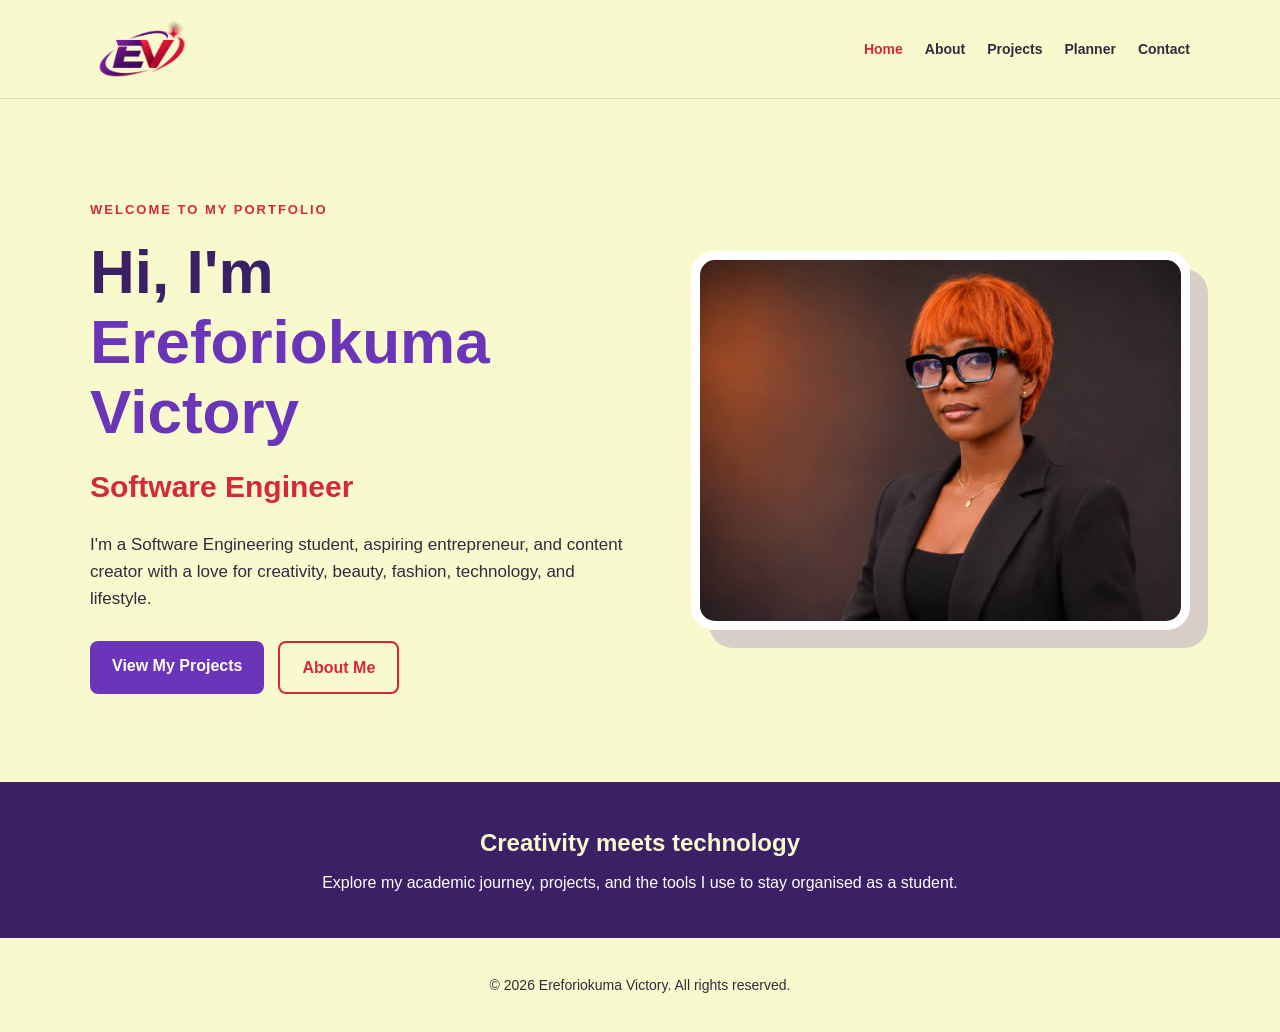
<file: CSC106-victory/index.html>
<!DOCTYPE html>
<html lang="en">
<head>
  <meta charset="UTF-8">
  <meta name="viewport" content="width=device-width, initial-scale=1.0">
  <meta name="description" content="Ereforiokuma Victory's student portfolio and academic management website.">
  <title>Ereforiokuma Victory | Student Portfolio</title>
  <link rel="stylesheet" href="css/style.css">
</head>
<body>
  <header class="site-header">
    <nav class="navigation container" aria-label="Main navigation">
      <a class="logo" href="index.html" aria-label="Ereforiokuma Victory — Home"><img src="assets/images/ev-logo.png" alt="EV logo" width="110" height="60"></a>
      <ul class="nav-links">
        <li><a class="active" aria-current="page" href="index.html">Home</a></li>
        <li><a href="about.html">About</a></li>
        <li><a href="projects.html">Projects</a></li>
        <li><a href="planner.html">Planner</a></li>
        <li><a href="contact.html">Contact</a></li>
      </ul>
    </nav>
  </header>

  <main>
    <section class="hero container" aria-labelledby="hero-title">
      <div class="hero-text">
        <p class="eyebrow">WELCOME TO MY PORTFOLIO</p>
        <h1 id="hero-title">Hi, I'm <span>Ereforiokuma Victory</span></h1>
        <h2>Software Engineer</h2>
        <p class="biography">I'm a Software Engineering student, aspiring entrepreneur, and content creator with a love for creativity, beauty, fashion, technology, and lifestyle.</p>
        <div class="hero-actions">
          <a class="button button-primary" href="projects.html">View My Projects</a>
          <a class="button button-outline" href="about.html">About Me</a>
        </div>
      </div>
      <div class="hero-photo">
        <img src="assets/images/profile.jpeg" alt="Portrait photograph of Ereforiokuma Victory" width="1080" height="809">
      </div>
    </section>

    <section class="intro-section" aria-labelledby="intro-title">
      <div class="container intro-content">
        <h2 id="intro-title">Creativity meets technology</h2>
        <p>Explore my academic journey, projects, and the tools I use to stay organised as a student.</p>
      </div>
    </section>
  </main>

  <footer class="site-footer">
    <div class="container"><p>&copy; 2026 Ereforiokuma Victory. All rights reserved.</p></div>
  </footer>
</body>
</html>
</file>
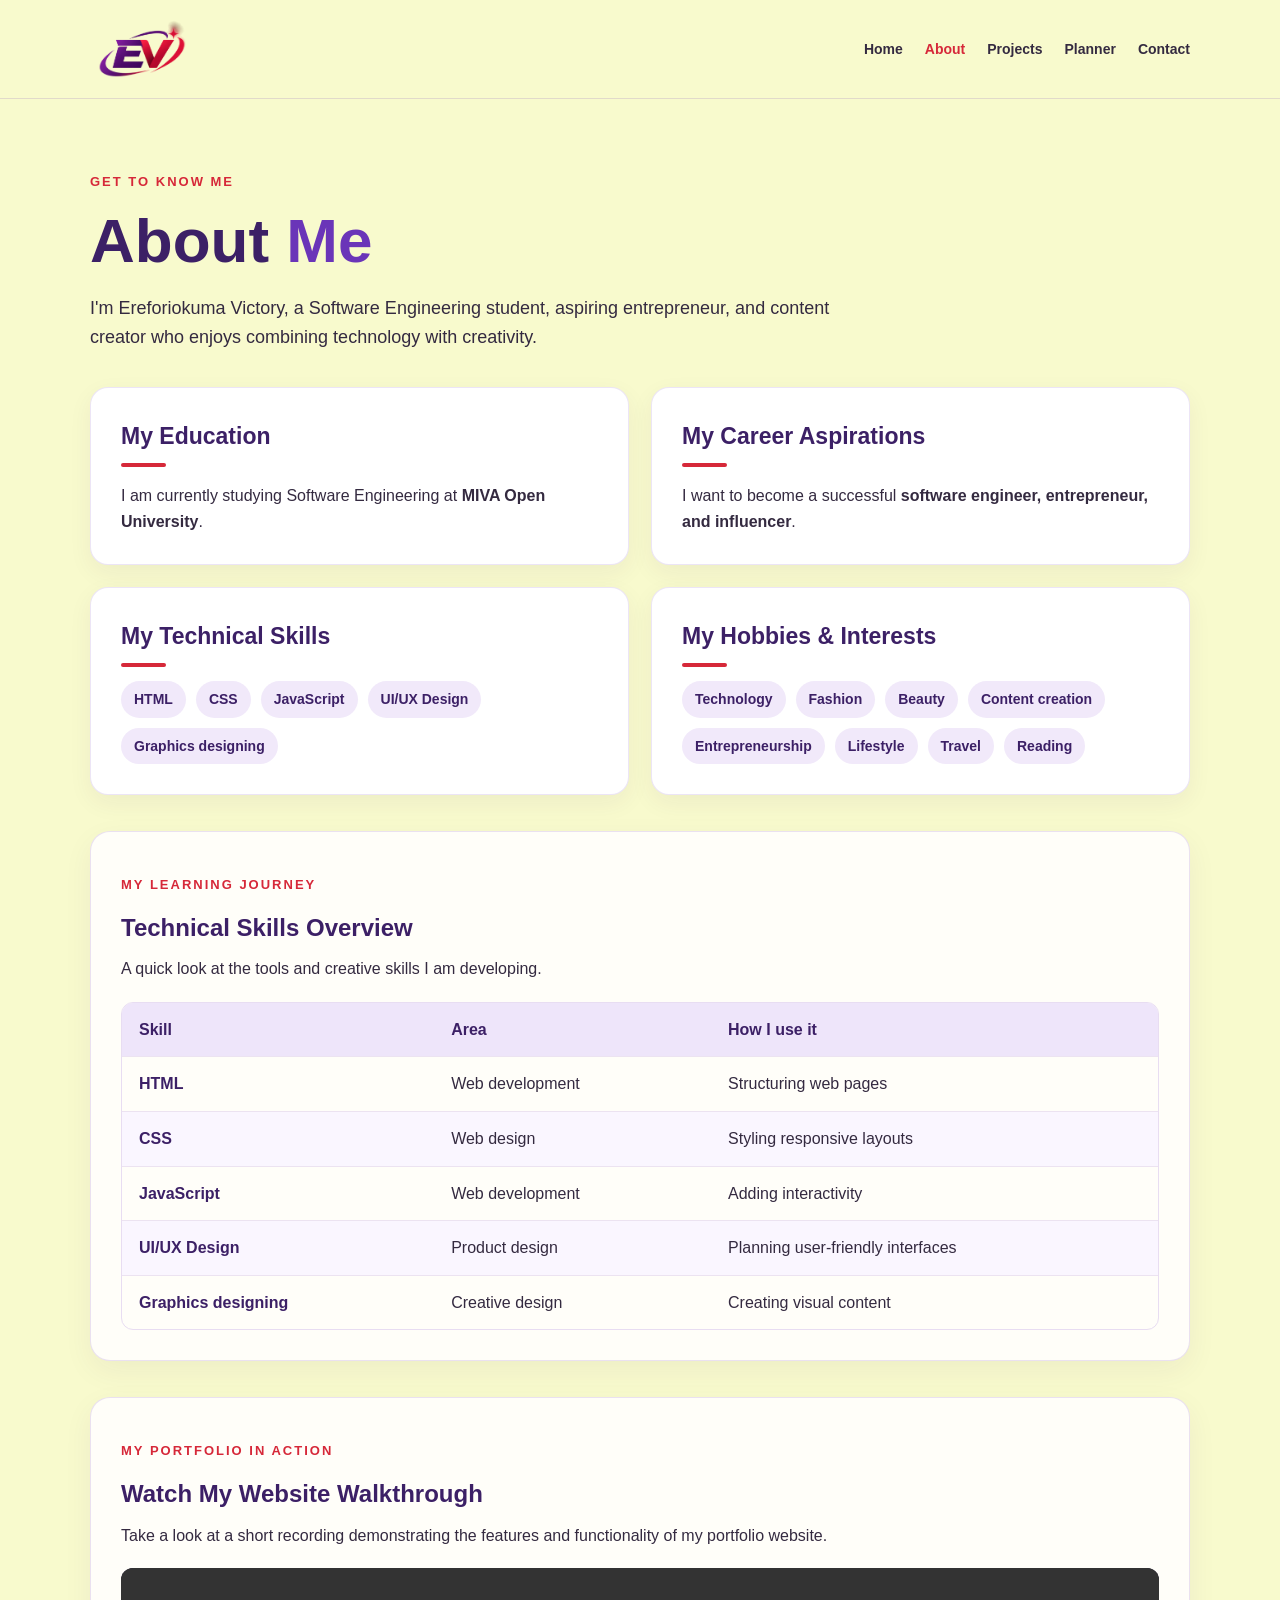
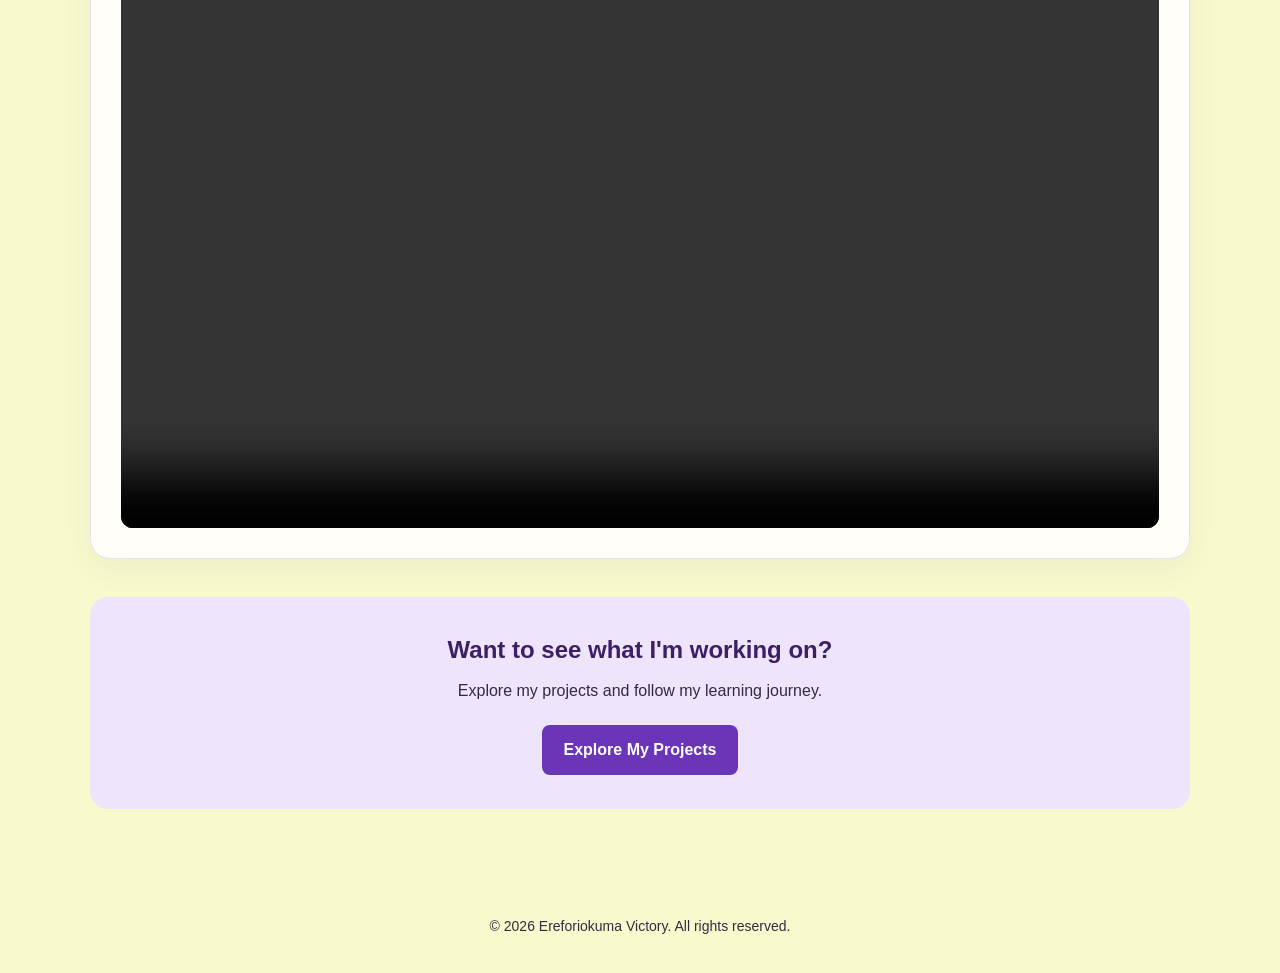
<file: CSC106-victory/about.html>
<!DOCTYPE html>
<html lang="en">
<head>
  <meta charset="UTF-8">
  <meta name="viewport" content="width=device-width, initial-scale=1.0">
  <meta name="description" content="Learn about Ereforiokuma Victory's education, career goals, skills and interests.">
  <title>About Me | Ereforiokuma Victory</title>
  <link rel="stylesheet" href="css/style.css">
</head>
<body>
  <header class="site-header">
    <nav class="navigation container" aria-label="Main navigation">
      <a class="logo" href="index.html" aria-label="Ereforiokuma Victory — Home"><img src="assets/images/ev-logo.png" alt="EV logo" width="110" height="60"></a>
      <ul class="nav-links">
        <li><a href="index.html">Home</a></li>
        <li><a class="active" aria-current="page" href="about.html">About</a></li>
        <li><a href="projects.html">Projects</a></li>
        <li><a href="planner.html">Planner</a></li>
        <li><a href="contact.html">Contact</a></li>
      </ul>
    </nav>
  </header>

  <main class="about-page container">
    <section class="about-heading" aria-labelledby="about-title">
      <p class="eyebrow">GET TO KNOW ME</p>
      <h1 id="about-title">About <span>Me</span></h1>
      <p>I'm Ereforiokuma Victory, a Software Engineering student, aspiring entrepreneur, and content creator who enjoys combining technology with creativity.</p>
    </section>

    <div class="about-grid">
      <section class="about-card" aria-labelledby="education-title">
        <h2 id="education-title">My Education</h2>
        <p>I am currently studying Software Engineering at <strong>MIVA Open University</strong>.</p>
      </section>

      <section class="about-card" aria-labelledby="career-title">
        <h2 id="career-title">My Career Aspirations</h2>
        <p>I want to become a successful <strong>software engineer, entrepreneur, and influencer</strong>.</p>
      </section>

      <section class="about-card" aria-labelledby="skills-title">
        <h2 id="skills-title">My Technical Skills</h2>
        <ul class="tag-list">
          <li>HTML</li>
          <li>CSS</li>
          <li>JavaScript</li>
          <li>UI/UX Design</li>
          <li>Graphics designing</li>
        </ul>
      </section>

      <section class="about-card" aria-labelledby="interests-title">
        <h2 id="interests-title">My Hobbies &amp; Interests</h2>
        <ul class="tag-list">
          <li>Technology</li>
          <li>Fashion</li>
          <li>Beauty</li>
          <li>Content creation</li>
          <li>Entrepreneurship</li>
          <li>Lifestyle</li>
          <li>Travel</li>
          <li>Reading</li>
        </ul>
      </section>
    </div>

    <section class="skills-overview" aria-labelledby="skills-overview-title">
      <p class="eyebrow">MY LEARNING JOURNEY</p>
      <h2 id="skills-overview-title">Technical Skills Overview</h2>
      <p>A quick look at the tools and creative skills I am developing.</p>
      <div class="skills-table-scroll">
        <table class="skills-table">
          <thead><tr><th scope="col">Skill</th><th scope="col">Area</th><th scope="col">How I use it</th></tr></thead>
          <tbody>
            <tr><th scope="row">HTML</th><td>Web development</td><td>Structuring web pages</td></tr>
            <tr><th scope="row">CSS</th><td>Web design</td><td>Styling responsive layouts</td></tr>
            <tr><th scope="row">JavaScript</th><td>Web development</td><td>Adding interactivity</td></tr>
            <tr><th scope="row">UI/UX Design</th><td>Product design</td><td>Planning user-friendly interfaces</td></tr>
            <tr><th scope="row">Graphics designing</th><td>Creative design</td><td>Creating visual content</td></tr>
          </tbody>
        </table>
      </div>
    </section>

    <section class="portfolio-video-section" aria-labelledby="portfolio-video-title">
      <p class="eyebrow">MY PORTFOLIO IN ACTION</p>
      <h2 id="portfolio-video-title">Watch My Website Walkthrough</h2>
      <p>Take a look at a short recording demonstrating the features and functionality of my portfolio website.</p>
      <video class="portfolio-video" controls preload="metadata" playsinline aria-label="Video walkthrough of my portfolio website">
        <source src="assets/videos/MyPortfolio.mp4" type="video/mp4">
        Your browser does not support HTML5 video.
      </video>
    </section>

    <section class="about-next" aria-labelledby="next-title">
      <h2 id="next-title">Want to see what I'm working on?</h2>
      <p>Explore my projects and follow my learning journey.</p>
      <a class="button button-primary" href="projects.html">Explore My Projects</a>
    </section>
  </main>

  <footer class="site-footer">
    <div class="container"><p>&copy; 2026 Ereforiokuma Victory. All rights reserved.</p></div>
  </footer>
</body>
</html>
</file>
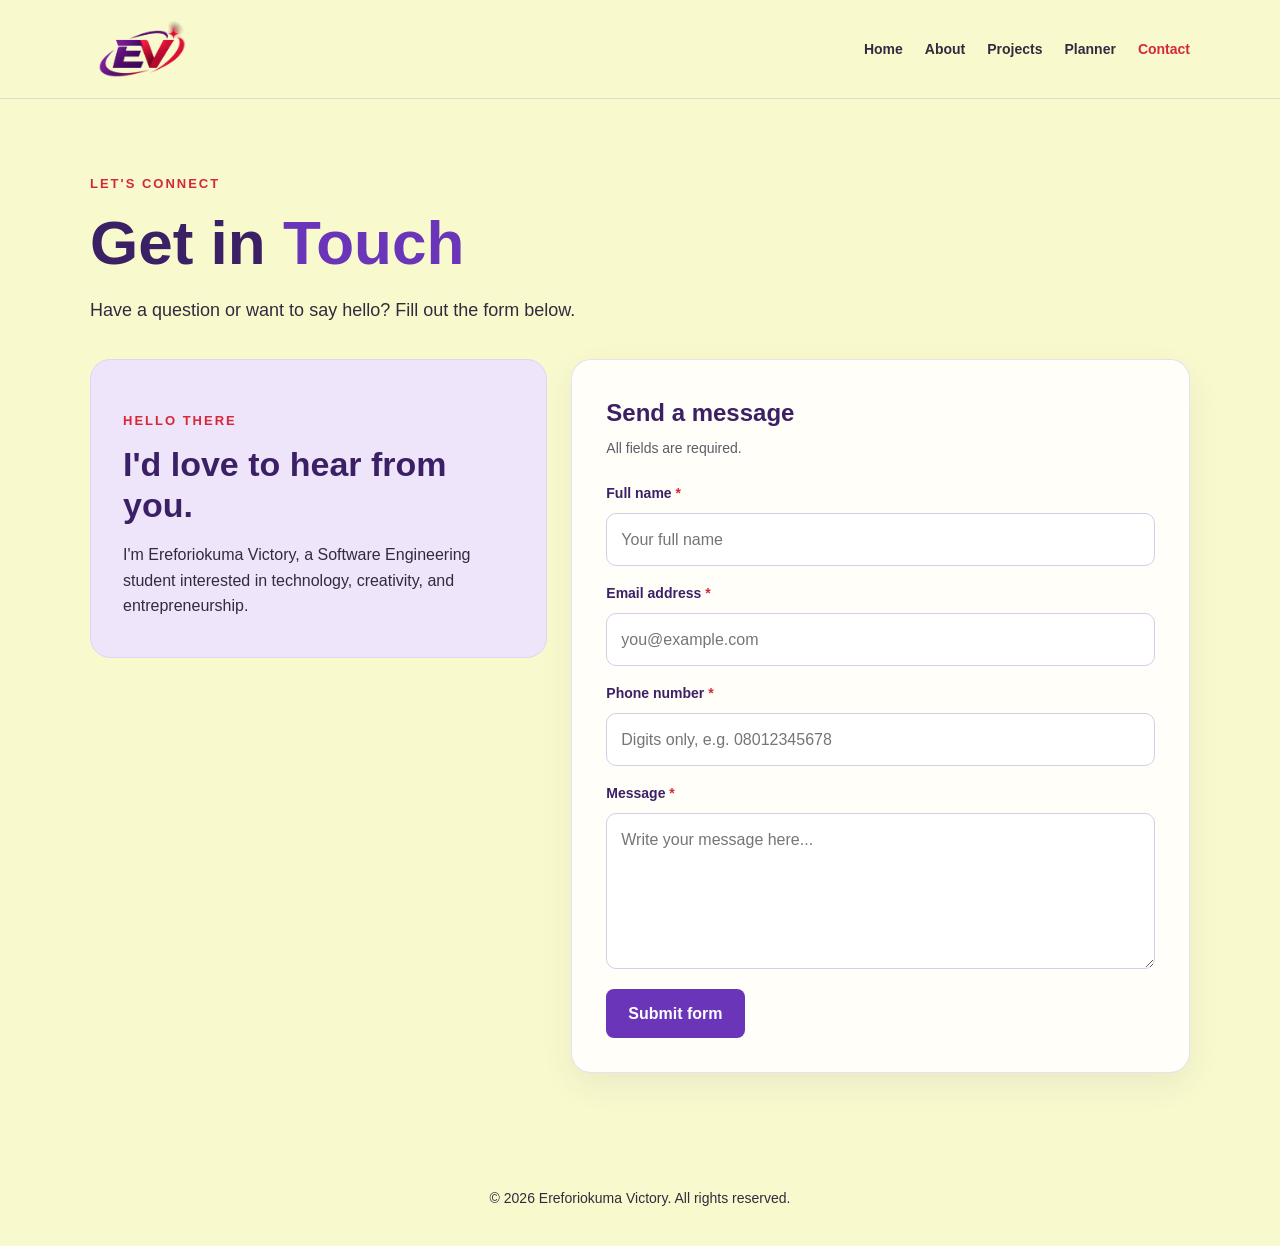
<file: CSC106-victory/contact.html>
<!DOCTYPE html>
<html lang="en">
<head>
  <meta charset="UTF-8">
  <meta name="viewport" content="width=device-width, initial-scale=1.0">
  <meta name="description" content="Contact Ereforiokuma Victory through a simple, validated contact form.">
  <title>Contact | Ereforiokuma Victory</title>
  <link rel="stylesheet" href="css/style.css">
  <script src="js/contact.js" defer></script>
</head>
<body>
  <header class="site-header">
    <nav class="navigation container" aria-label="Main navigation">
      <a class="logo" href="index.html" aria-label="Ereforiokuma Victory — Home"><img src="assets/images/ev-logo.png" alt="EV logo" width="110" height="60"></a>
      <ul class="nav-links">
        <li><a href="index.html">Home</a></li>
        <li><a href="about.html">About</a></li>
        <li><a href="projects.html">Projects</a></li>
        <li><a href="planner.html">Planner</a></li>
        <li><a class="active" aria-current="page" href="contact.html">Contact</a></li>
      </ul>
    </nav>
  </header>

  <main class="contact-page container">
    <section class="contact-heading" aria-labelledby="contact-title">
      <p class="eyebrow">LET'S CONNECT</p>
      <h1 id="contact-title">Get in <span>Touch</span></h1>
      <p>Have a question or want to say hello? Fill out the form below.</p>
    </section>

    <div class="contact-layout">
      <aside class="contact-aside" aria-label="About this contact page">
        <p class="eyebrow">HELLO THERE</p>
        <h2>I'd love to hear from you.</h2>
        <p>I'm Ereforiokuma Victory, a Software Engineering student interested in technology, creativity, and entrepreneurship.</p>
      </aside>

      <section class="contact-form-card" aria-labelledby="form-title">
        <h2 id="form-title">Send a message</h2>
        <p class="contact-form-intro">All fields are required.</p>
        <form id="contact-form" novalidate>
          <div class="contact-field">
            <label for="contact-name">Full name <span aria-hidden="true">*</span></label>
            <input type="text" id="contact-name" name="name" autocomplete="name" maxlength="100" placeholder="Your full name" aria-describedby="name-error" required>
            <p class="field-error" id="name-error" aria-live="polite"></p>
          </div>
          <div class="contact-field">
            <label for="contact-email">Email address <span aria-hidden="true">*</span></label>
            <input type="email" id="contact-email" name="email" autocomplete="email" maxlength="254" placeholder="you@example.com" aria-describedby="email-error" required>
            <p class="field-error" id="email-error" aria-live="polite"></p>
          </div>
          <div class="contact-field">
            <label for="contact-phone">Phone number <span aria-hidden="true">*</span></label>
            <input type="tel" id="contact-phone" name="phone" inputmode="numeric" autocomplete="tel" maxlength="20" placeholder="Digits only, e.g. 08012345678" aria-describedby="phone-error" required>
            <p class="field-error" id="phone-error" aria-live="polite"></p>
          </div>
          <div class="contact-field">
            <label for="contact-message">Message <span aria-hidden="true">*</span></label>
            <textarea id="contact-message" name="message" rows="5" maxlength="2000" placeholder="Write your message here..." aria-describedby="message-error" required></textarea>
            <p class="field-error" id="message-error" aria-live="polite"></p>
          </div>
          <button class="button button-primary contact-submit" type="submit">Submit form</button>
        </form>
      </section>
    </div>
  </main>

  <footer class="site-footer"><div class="container"><p>&copy; 2026 Ereforiokuma Victory. All rights reserved.</p></div></footer>
</body>
</html>
</file>
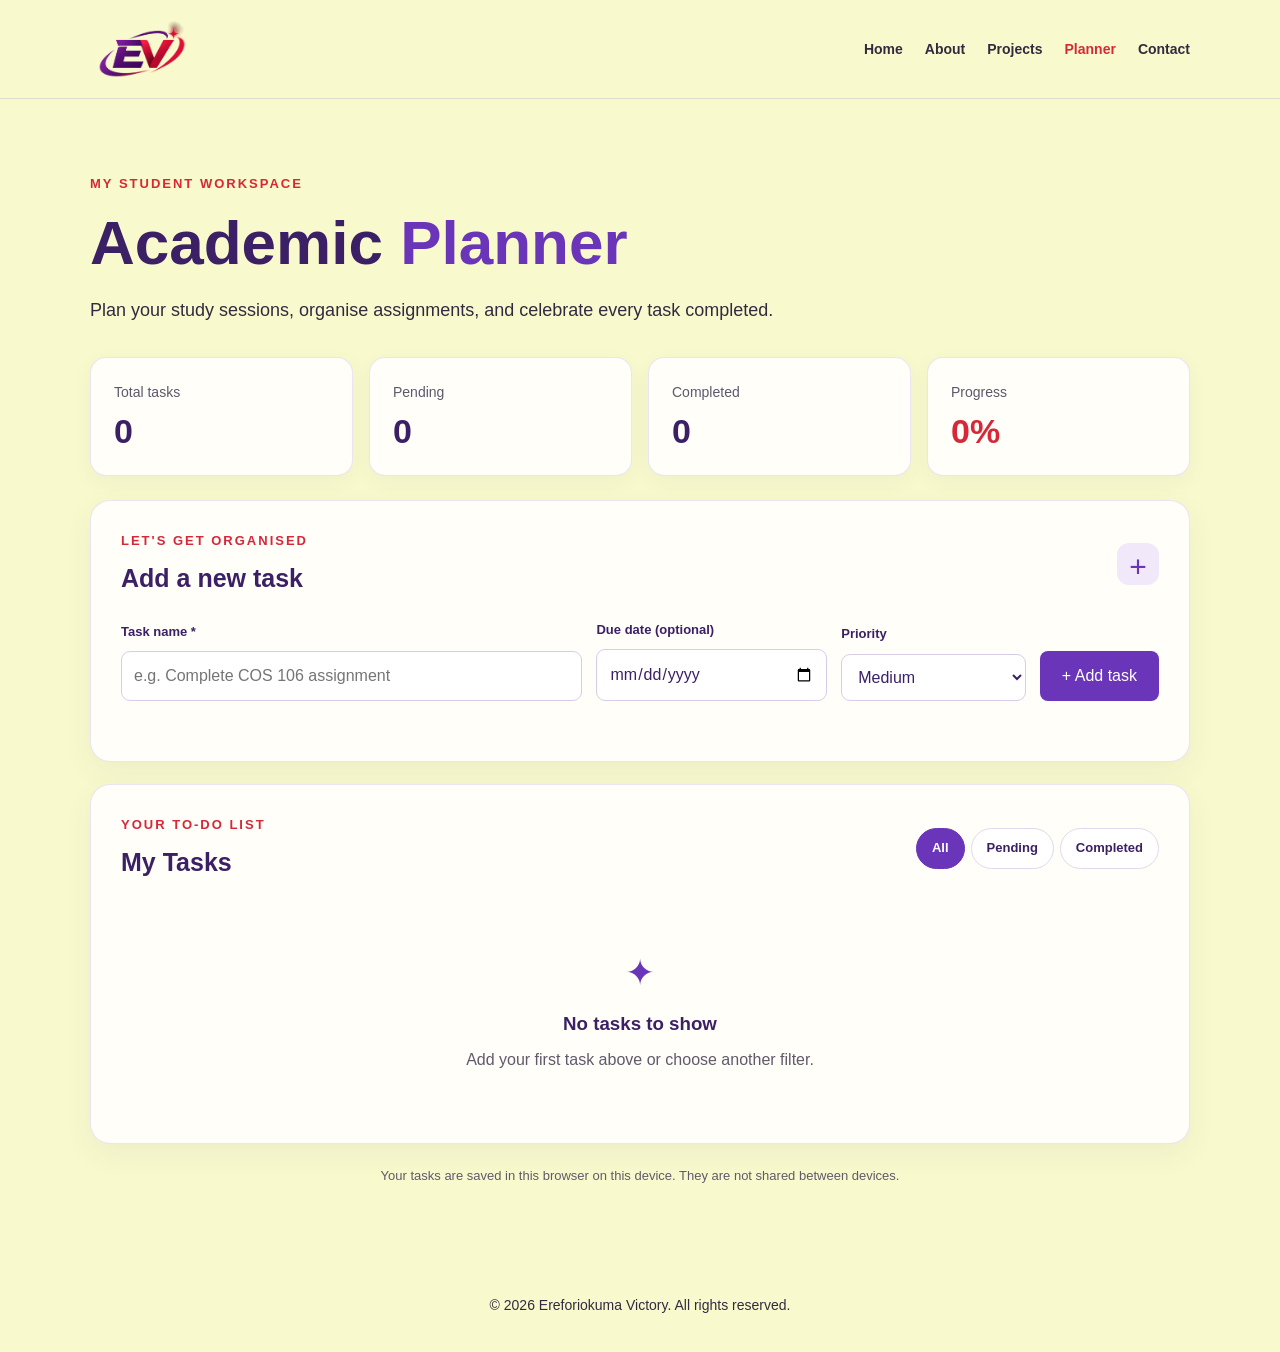
<file: CSC106-victory/planner.html>
<!DOCTYPE html>
<html lang="en">
<head>
  <meta charset="UTF-8">
  <meta name="viewport" content="width=device-width, initial-scale=1.0">
  <meta name="description" content="Plan assignments and track academic progress — Ereforiokuma Victory.">
  <title>Academic Planner | Ereforiokuma Victory</title>
  <link rel="stylesheet" href="css/style.css">
  <script src="js/planner.js" defer></script>
</head>
<body>
<header class="site-header">
  <nav class="navigation container" aria-label="Main navigation">
    <a class="logo" href="index.html" aria-label="Ereforiokuma Victory — Home"><img src="assets/images/ev-logo.png" alt="EV logo" width="110" height="60"></a>
    <ul class="nav-links">
      <li><a href="index.html">Home</a></li><li><a href="about.html">About</a></li><li><a href="projects.html">Projects</a></li>
      <li><a class="active" aria-current="page" href="planner.html">Planner</a></li><li><a href="contact.html">Contact</a></li>
    </ul>
  </nav>
</header>
<main class="planner-page container">
  <section class="planner-intro" aria-labelledby="planner-title">
    <p class="eyebrow">MY STUDENT WORKSPACE</p>
    <h1 id="planner-title">Academic <span>Planner</span></h1>
    <p>Plan your study sessions, organise assignments, and celebrate every task completed.</p>
  </section>
  <section class="planner-stats" aria-label="Task statistics">
    <div class="stat-card"><span>Total tasks</span><strong id="total-count">0</strong></div>
    <div class="stat-card"><span>Pending</span><strong id="pending-count">0</strong></div>
    <div class="stat-card"><span>Completed</span><strong id="completed-count">0</strong></div>
    <div class="stat-card"><span>Progress</span><strong id="progress-count">0%</strong></div>
  </section>
  <section class="planner-panel" aria-labelledby="add-task-title">
    <div class="panel-heading"><div><p class="eyebrow">LET'S GET ORGANISED</p><h2 id="add-task-title">Add a new task</h2></div><span class="panel-symbol" aria-hidden="true">+</span></div>
    <form id="task-form" class="task-form">
      <div class="form-field task-title-field"><label for="task-title">Task name <span aria-hidden="true">*</span></label><input id="task-title" type="text" maxlength="120" placeholder="e.g. Complete COS 106 assignment" required></div>
      <div class="form-field"><label for="task-date">Due date (optional)</label><input id="task-date" type="date"></div>
      <div class="form-field"><label for="task-priority">Priority</label><select id="task-priority"><option value="medium">Medium</option><option value="high">High</option><option value="low">Low</option></select></div>
      <button class="button button-primary add-task-button" type="submit">+ Add task</button>
    </form>
    <p id="task-feedback" class="task-feedback" role="status" aria-live="polite"></p>
  </section>
  <section class="planner-panel task-list-panel" aria-labelledby="my-tasks-title">
    <div class="tasks-toolbar"><div><p class="eyebrow">YOUR TO-DO LIST</p><h2 id="my-tasks-title">My Tasks</h2></div>
      <div class="task-filters" role="group" aria-label="Filter tasks"><button class="filter-button selected" type="button" data-filter="all" aria-pressed="true">All</button><button class="filter-button" type="button" data-filter="pending" aria-pressed="false">Pending</button><button class="filter-button" type="button" data-filter="completed" aria-pressed="false">Completed</button></div>
    </div>
    <ul id="task-list" class="task-list" aria-label="Academic tasks"></ul>
    <div id="empty-state" class="empty-state"><span aria-hidden="true">✦</span><h3>No tasks to show</h3><p>Add your first task above or choose another filter.</p></div>
  </section>
  <p class="planner-note">Your tasks are saved in this browser on this device. They are not shared between devices.</p>
</main>
<footer class="site-footer"><div class="container"><p>&copy; 2026 Ereforiokuma Victory. All rights reserved.</p></div></footer>
</body>
</html>
</file>
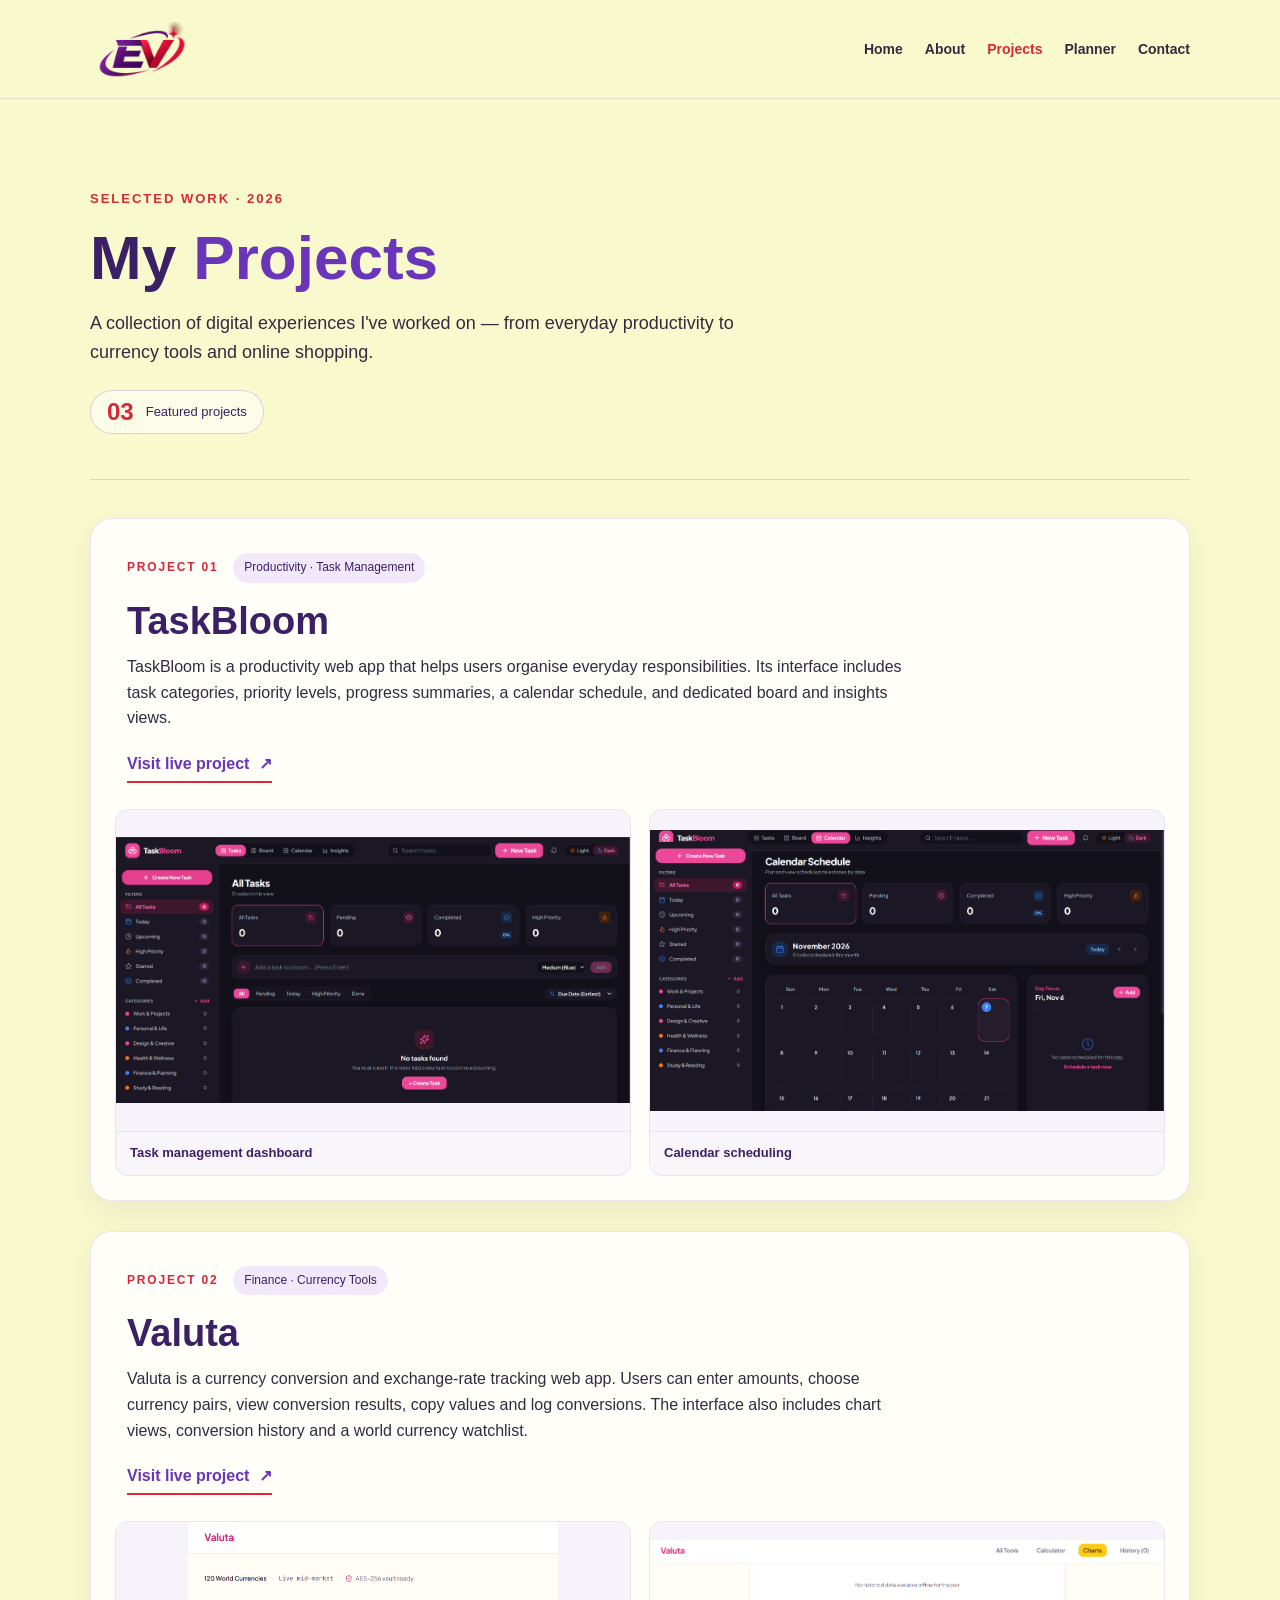
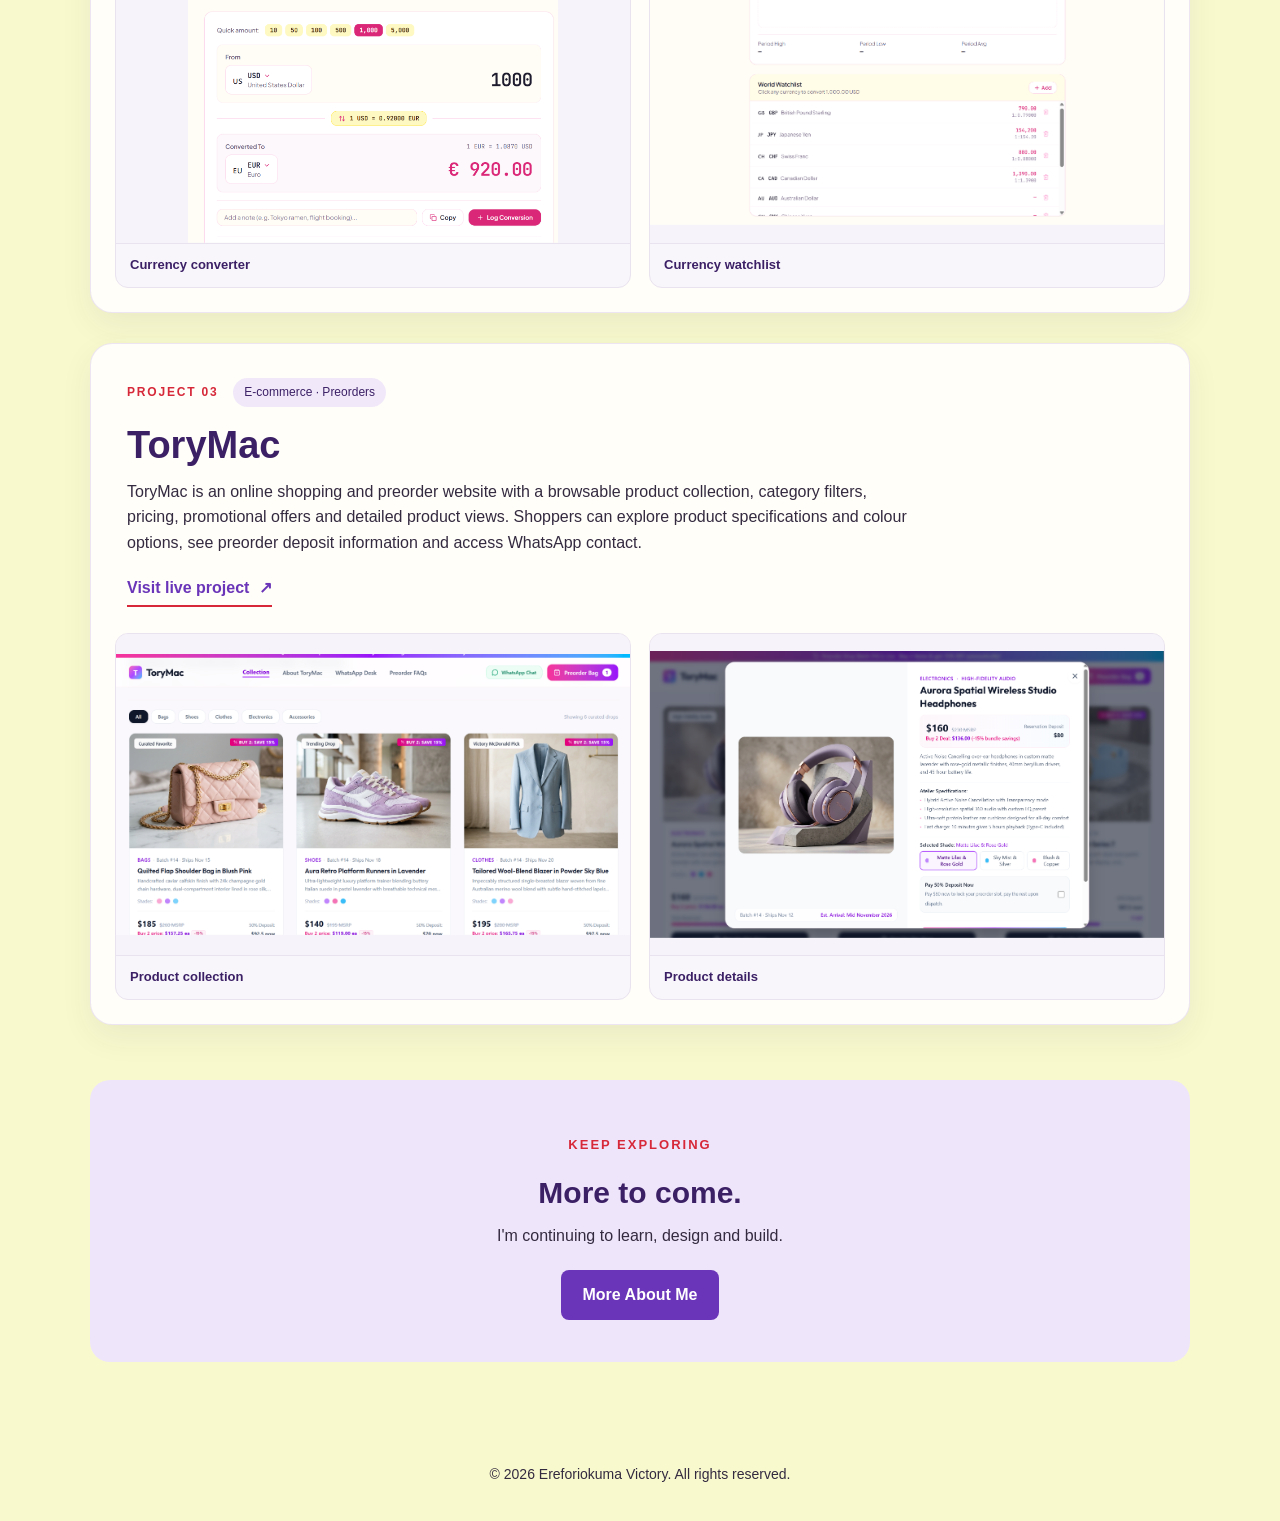
<file: CSC106-victory/projects.html>
<!DOCTYPE html>
<html lang="en"><head><meta charset="UTF-8"><meta name="viewport" content="width=device-width, initial-scale=1.0"><meta name="description" content="Explore TaskBloom, Valuta and ToryMac — projects by Ereforiokuma Victory."><title>Projects | Ereforiokuma Victory</title><link rel="stylesheet" href="css/style.css"></head><body>
<header class="site-header"><nav class="navigation container" aria-label="Main navigation"><a class="logo" href="index.html" aria-label="Ereforiokuma Victory — Home"><img src="assets/images/ev-logo.png" alt="EV logo" width="110" height="60"></a><ul class="nav-links"><li><a href="index.html">Home</a></li><li><a href="about.html">About</a></li><li><a class="active" aria-current="page" href="projects.html">Projects</a></li><li><a href="planner.html">Planner</a></li><li><a href="contact.html">Contact</a></li></ul></nav></header>
<main class="projects-page container"><section class="projects-intro" aria-labelledby="projects-title"><p class="eyebrow">SELECTED WORK · 2026</p><h1 id="projects-title">My <span>Projects</span></h1><p>A collection of digital experiences I've worked on — from everyday productivity to currency tools and online shopping.</p><div class="project-count"><strong>03</strong><span>Featured projects</span></div></section>
<section class="projects-list" aria-label="Featured portfolio projects"><article class="project-card" aria-labelledby="project-01">
  <div class="project-copy"><div class="project-topline"><span class="project-number">PROJECT 01</span><span class="project-category">Productivity · Task Management</span></div>
  <h2 id="project-01">TaskBloom</h2><p>TaskBloom is a productivity web app that helps users organise everyday responsibilities. Its interface includes task categories, priority levels, progress summaries, a calendar schedule, and dedicated board and insights views.</p>
  <a class="project-link" href="https://taskbloom-lime.vercel.app/" target="_blank" rel="noopener noreferrer" aria-label="Visit TaskBloom website (opens in a new tab)">Visit live project <span aria-hidden="true">↗</span></a></div>
  <div class="project-gallery"><figure><img src="assets/images/taskbloom-dashboard.png" alt="TaskBloom task dashboard with filters, categories, priority counts and a new-task field" loading="lazy"><figcaption>Task management dashboard</figcaption></figure><figure><img src="assets/images/taskbloom-calendar.png" alt="TaskBloom calendar schedule with a monthly grid and daily task panel" loading="lazy"><figcaption>Calendar scheduling</figcaption></figure></div>
 </article><article class="project-card" aria-labelledby="project-02">
  <div class="project-copy"><div class="project-topline"><span class="project-number">PROJECT 02</span><span class="project-category">Finance · Currency Tools</span></div>
  <h2 id="project-02">Valuta</h2><p>Valuta is a currency conversion and exchange-rate tracking web app. Users can enter amounts, choose currency pairs, view conversion results, copy values and log conversions. The interface also includes chart views, conversion history and a world currency watchlist.</p>
  <a class="project-link" href="https://valuta-khaki.vercel.app/" target="_blank" rel="noopener noreferrer" aria-label="Visit Valuta website (opens in a new tab)">Visit live project <span aria-hidden="true">↗</span></a></div>
  <div class="project-gallery"><figure><img src="assets/images/valuta-converter.png" alt="Valuta currency converter showing US dollars converted to euros" loading="lazy"><figcaption>Currency converter</figcaption></figure><figure><img src="assets/images/valuta-watchlist.png" alt="Valuta world currency watchlist with exchange rates and chart section" loading="lazy"><figcaption>Currency watchlist</figcaption></figure></div>
 </article><article class="project-card" aria-labelledby="project-03">
  <div class="project-copy"><div class="project-topline"><span class="project-number">PROJECT 03</span><span class="project-category">E-commerce · Preorders</span></div>
  <h2 id="project-03">ToryMac</h2><p>ToryMac is an online shopping and preorder website with a browsable product collection, category filters, pricing, promotional offers and detailed product views. Shoppers can explore product specifications and colour options, see preorder deposit information and access WhatsApp contact.</p>
  <a class="project-link" href="https://torymac.vercel.app/#" target="_blank" rel="noopener noreferrer" aria-label="Visit ToryMac website (opens in a new tab)">Visit live project <span aria-hidden="true">↗</span></a></div>
  <div class="project-gallery"><figure><img src="assets/images/torymac-collection.png" alt="ToryMac catalogue showing bags, shoes and clothing product cards" loading="lazy"><figcaption>Product collection</figcaption></figure><figure><img src="assets/images/torymac-product.png" alt="ToryMac headphones product detail view with colour options and deposit information" loading="lazy"><figcaption>Product details</figcaption></figure></div>
 </article></section><section class="projects-end"><p class="eyebrow">KEEP EXPLORING</p><h2>More to come.</h2><p>I'm continuing to learn, design and build.</p><a class="button button-primary" href="about.html">More About Me</a></section></main><footer class="site-footer"><div class="container"><p>&copy; 2026 Ereforiokuma Victory. All rights reserved.</p></div></footer></body></html>
</file>
<file: CSC106-victory/css/style.css>
/* COS 106: Basic external CSS stylesheet */
:root {
  --lemon: #f8facd;
  --purple: #6a35b8;
  --deep-purple: #3c2066;
  --red: #d62839;
  --text: #342a40;
  --white: #ffffff;
}
* { box-sizing: border-box; }
html { scroll-behavior: smooth; }
body { margin: 0; font-family: Arial, Helvetica, sans-serif; background: var(--lemon); color: var(--text); line-height: 1.6; }
a { color: inherit; }
.container { width: min(1100px, 92%); margin: 0 auto; }
.site-header { border-bottom: 1px solid rgba(106,53,184,.16); }
.navigation { display: flex; align-items: center; justify-content: space-between; gap: 24px; padding: 20px 0; }
.logo { text-decoration: none; font-size: 30px; font-weight: bold; color: var(--purple); }
.logo span { color: var(--red); }
.nav-links { display: flex; flex-wrap: wrap; gap: 22px; margin: 0; padding: 0; list-style: none; }
.nav-links a { text-decoration: none; font-weight: bold; font-size: 14px; transition: color .2s ease; }
.nav-links a:hover, .nav-links a.active { color: var(--red); }
.hero { display: grid; grid-template-columns: 1.1fr 1fr; align-items: center; gap: 52px; padding: 88px 0; }
.eyebrow { font-size: 13px; font-weight: bold; letter-spacing: 2px; color: var(--red); }
h1 { color: var(--deep-purple); font-size: clamp(35px, 5vw, 62px); line-height: 1.13; margin: 16px 0; }
h1 span { color: var(--purple); }
.hero h2 { color: var(--red); font-size: clamp(22px, 3vw, 30px); margin: 0 0 20px; }
.biography { max-width: 540px; font-size: 17px; }
.hero-actions { display: flex; flex-wrap: wrap; gap: 14px; margin-top: 28px; }
.button { display: inline-block; padding: 12px 22px; border-radius: 8px; font-weight: bold; text-decoration: none; transition: transform .2s ease, background .2s ease; }
.button:hover { transform: translateY(-3px); }
.button-primary { color: var(--white); background: var(--purple); }
.button-primary:hover { background: var(--deep-purple); }
.button-outline { color: var(--red); border: 2px solid var(--red); }
.button-outline:hover { background: rgba(214,40,57,.08); }
.hero-photo { border: 9px solid var(--white); border-radius: 24px; overflow: hidden; box-shadow: 18px 18px 0 rgba(106,53,184,.22); }
.hero-photo img { display: block; width: 100%; height: auto; }
.intro-section { background: var(--deep-purple); color: var(--white); padding: 42px 0; }
.intro-content { text-align: center; }
.intro-content h2 { margin: 0 0 8px; color: var(--lemon); }
.intro-content p { margin: 0; }
.site-footer { text-align: center; padding: 22px 0; font-size: 14px; }
@media (max-width: 760px) {
  .navigation { flex-direction: column; gap: 12px; }
  .nav-links { justify-content: center; gap: 12px 18px; }
  .hero { grid-template-columns: 1fr; gap: 34px; padding: 50px 0; }
  .hero-photo { max-width: 540px; margin: 0 auto; }
}
@media (prefers-reduced-motion: reduce) {
  html { scroll-behavior: auto; }
  *, *::before, *::after { transition: none !important; }
}

/* About Me page — shared colours and navigation remain unchanged */
.about-page { padding-top: 60px; padding-bottom: 70px; }
.about-heading { max-width: 760px; margin-bottom: 36px; }
.about-heading h1 { margin-top: 10px; }
.about-heading > p:last-child { font-size: 18px; }
.about-grid { display: grid; grid-template-columns: repeat(2, minmax(0, 1fr)); gap: 22px; }
.about-card { background: var(--white); border: 1px solid rgba(106,53,184,.13); border-radius: 18px; padding: 30px; box-shadow: 0 8px 24px rgba(60,32,102,.06); transition: transform .2s ease; }
.about-card:hover { transform: translateY(-4px); }
.about-card h2 { margin: 0 0 14px; color: var(--deep-purple); font-size: 23px; }
.about-card h2::after { content: ''; display: block; width: 45px; height: 4px; margin-top: 8px; border-radius: 3px; background: var(--red); }
.about-card p { margin-bottom: 0; }
.tag-list { list-style: none; display: flex; flex-wrap: wrap; gap: 10px; padding: 0; margin: 0; }
.tag-list li { background: #f1e9fa; color: var(--deep-purple); border-radius: 30px; padding: 7px 13px; font-size: 14px; font-weight: bold; }
.about-next { text-align: center; margin-top: 38px; padding: 34px 20px; background: #eee4fb; border-radius: 18px; }
.about-next h2 { color: var(--deep-purple); margin: 0 0 8px; }
.about-next p { margin: 0 0 22px; }
@media (max-width: 760px) {
  .about-page { padding-top: 38px; padding-bottom: 45px; }
  .about-grid { grid-template-columns: 1fr; }
  .about-card { padding: 24px; }
}

/* EV brand logo in the site header */
.logo { display: inline-flex; align-items: center; flex-shrink: 0; }
.logo img { display: block; width: 104px; height: 58px; object-fit: contain; }

/* Projects page: simple HTML and CSS, sharing the approved palette */
.projects-page { padding-top: 65px; padding-bottom: 65px; }
.projects-intro { position: relative; padding: 12px 0 45px; border-bottom: 1px solid rgba(60,32,102,.17); }
.projects-intro h1 { margin: 8px 0 16px; }
.projects-intro > p:not(.eyebrow) { max-width: 650px; font-size: 18px; margin: 0; }
.project-count { display: inline-flex; align-items: center; gap: 12px; margin-top: 24px; padding: 9px 16px; border: 1px solid rgba(106,53,184,.22); border-radius: 99px; color: var(--deep-purple); background: rgba(255,255,255,.55); font-size: 13px; }
.project-count strong { font-size: 24px; line-height: 1; color: var(--red); }
.projects-list { display: grid; gap: 30px; margin-top: 38px; }
.project-card { background: #fffef8; border: 1px solid rgba(106,53,184,.12); border-radius: 22px; overflow: hidden; box-shadow: 0 12px 32px rgba(60,32,102,.07); }
.project-copy { padding: 34px 36px 26px; }
.project-topline { display: flex; align-items: center; gap: 15px; flex-wrap: wrap; }
.project-number { font-size: 12px; font-weight: bold; letter-spacing: 1.8px; color: var(--red); }
.project-category { font-size: 12px; color: var(--deep-purple); background: #f1e9fa; padding: 5px 11px; border-radius: 99px; }
.project-copy h2 { font-size: clamp(28px,4vw,38px); line-height: 1.2; color: var(--deep-purple); margin: 16px 0 10px; }
.project-copy p { max-width: 790px; margin: 0 0 20px; color: var(--text); }
.project-link { display: inline-flex; align-items: center; gap: 10px; color: var(--purple); font-weight: bold; text-decoration: none; border-bottom: 2px solid var(--red); padding-bottom: 4px; transition: color .2s ease, gap .2s ease; }
.project-link:hover { color: var(--red); gap: 15px; }
.project-link:focus-visible, .nav-links a:focus-visible, .button:focus-visible { outline: 3px solid var(--red); outline-offset: 4px; }
.project-gallery { display: grid; grid-template-columns: repeat(2,minmax(0,1fr)); gap: 18px; padding: 0 24px 24px; }
.project-gallery figure { margin: 0; min-width: 0; border: 1px solid #e9e2ef; background: #f8f6fb; border-radius: 13px; overflow: hidden; }
.project-gallery img { display: block; width: 100%; aspect-ratio: 16 / 10; object-fit: contain; background: #f6f3fa; }
.project-gallery figcaption { padding: 11px 14px; font-size: 13px; color: var(--deep-purple); font-weight: bold; border-top: 1px solid #e9e2ef; }
.projects-end { margin-top: 55px; padding: 42px 24px; background: #efe5fa; border-radius: 20px; text-align: center; }
.projects-end h2 { color: var(--deep-purple); font-size: 30px; margin: 6px 0; }
.projects-end p:not(.eyebrow) { margin: 0 0 22px; }
@media (max-width: 760px) { .projects-page { padding-top: 35px; padding-bottom: 40px; } .projects-intro { padding-bottom: 30px; } .project-copy { padding: 24px 22px; } .project-gallery { grid-template-columns: 1fr; gap: 14px; padding: 0 14px 14px; } .project-gallery img { aspect-ratio: auto; height: auto; } }


/* Academic Planner — Stage 4; original site styles remain unchanged */
.planner-page { padding-top: 62px; padding-bottom: 58px; }
.planner-intro { max-width: 770px; margin-bottom: 32px; }
.planner-intro h1 { margin: 10px 0 12px; }
.planner-intro > p:last-child { font-size: 18px; }
.planner-stats { display: grid; grid-template-columns: repeat(4,minmax(0,1fr)); gap: 16px; margin-bottom: 24px; }
.stat-card { background: #fffef9; border: 1px solid rgba(106,53,184,.13); border-radius: 16px; padding: 23px; box-shadow: 0 6px 20px rgba(60,32,102,.05); }
.stat-card span { display: block; font-size: 14px; color: #61576a; margin-bottom: 8px; }
.stat-card strong { display: block; font-size: 34px; color: var(--deep-purple); line-height: 1.2; }
.stat-card:last-child strong { color: var(--red); }
.planner-panel { background: #fffef9; border: 1px solid rgba(106,53,184,.13); border-radius: 20px; padding: 30px; box-shadow: 0 10px 30px rgba(60,32,102,.06); margin-bottom: 22px; }
.panel-heading,.tasks-toolbar { display: flex; justify-content: space-between; align-items: center; gap: 20px; margin-bottom: 22px; }
.planner-panel .eyebrow { margin: 0 0 6px; }
.planner-panel h2 { margin: 0; font-size: 25px; color: var(--deep-purple); }
.panel-symbol { display: grid; place-items: center; width: 42px; height: 42px; background: #f1e9fa; border-radius: 12px; color: var(--purple); font-size: 30px; }
.task-form { display: grid; grid-template-columns: minmax(0,2fr) minmax(150px,1fr) minmax(130px,.8fr) auto; align-items: end; gap: 14px; }
.form-field { min-width: 0; }
.form-field label { display: block; font-weight: 700; font-size: 13px; margin-bottom: 9px; color: var(--deep-purple); }
.form-field input,.form-field select { width: 100%; min-height: 47px; border: 1px solid #d9cce8; border-radius: 9px; padding: 11px 12px; font: inherit; background: #fff; color: var(--deep-purple); }
.form-field input:focus-visible,.form-field select:focus-visible,.filter-button:focus-visible,.delete-task:focus-visible,.task-item input:focus-visible { outline: 3px solid var(--red); outline-offset: 2px; }
.add-task-button { min-height: 47px; border: 0; cursor: pointer; font: inherit; white-space: nowrap; }
.task-feedback { min-height: 18px; font-size: 12px; color: var(--deep-purple); margin: 12px 0 0; }
.task-filters { display: flex; gap: 6px; flex-wrap: wrap; }
.filter-button { border: 1px solid #e2d8eb; background: #fff; color: var(--deep-purple); padding: 9px 15px; border-radius: 99px; font: inherit; font-size: 13px; font-weight: bold; cursor: pointer; }
.filter-button.selected { background: var(--purple); color: #fff; border-color: var(--purple); }
.task-list { list-style: none; padding: 0; margin: 0; display: grid; gap: 11px; }
.task-item { display: flex; align-items: center; gap: 15px; padding: 17px; border: 1px solid #ece3f1; border-radius: 12px; background: #fff; }
.task-item input { width: 19px; height: 19px; accent-color: var(--purple); flex-shrink: 0; cursor: pointer; }
.task-details { flex: 1; min-width: 0; }
.task-name { display: block; color: var(--deep-purple); font-weight: bold; overflow-wrap: anywhere; cursor: pointer; }
.is-completed .task-name { text-decoration: line-through; color: #827a88; }
.task-meta { display: flex; flex-wrap: wrap; align-items: center; gap: 10px; font-size: 12px; color: #62596a; margin-top: 6px; }
.priority-tag { border-radius: 99px; padding: 3px 9px; text-transform: capitalize; font-weight: bold; }
.priority-high { color: #ad1e31; background: #ffe4e8; }
.priority-medium { color: #56319b; background: #f0e8ff; }
.priority-low { color: #365e35; background: #e8f6e2; }
.delete-task { color: #b51e32; background: #fff5f6; border: 1px solid #f2c9d0; border-radius: 8px; padding: 8px 12px; cursor: pointer; font: inherit; font-weight: bold; font-size: 13px; }
.delete-task:hover { background: #ffe6e9; }
.empty-state { text-align: center; padding: 40px 14px; color: #62596a; }
.empty-state[hidden] { display: none; }
.empty-state span { color: var(--purple); font-size: 36px; }
.empty-state h3 { color: var(--deep-purple); margin: 8px 0; }
.empty-state p { margin: 0; }
.planner-note { text-align: center; font-size: 13px; color: #62596a; }
@media (max-width: 980px) { .task-form { grid-template-columns: repeat(2,minmax(0,1fr)); } .add-task-button { width: 100%; } }
@media (max-width: 760px) { .planner-page { padding-top: 36px; padding-bottom: 35px; } .planner-stats { grid-template-columns: repeat(2,minmax(0,1fr)); gap: 10px; } .stat-card { padding: 17px; } .planner-panel { padding: 21px 16px; } .task-form { grid-template-columns: 1fr; } .panel-heading,.tasks-toolbar { align-items: flex-start; } .tasks-toolbar { flex-direction: column; } .task-item { gap: 10px; padding: 12px; } .delete-task { padding: 7px 9px; } }

/* Contact page — Stage 5; light lemon, purple and red */
.contact-page { padding-top: 62px; padding-bottom: 78px; }
.contact-heading { max-width: 700px; margin-bottom: 34px; }
.contact-heading h1 { margin: 8px 0 12px; }
.contact-heading > p:last-child { font-size: 18px; }
.contact-layout { display: grid; grid-template-columns: minmax(260px, .85fr) minmax(0, 1.15fr); gap: 24px; align-items: start; }
.contact-aside { padding: 38px 32px; border-radius: 20px; background: #eee5fa; border: 1px solid #e3d3f5; }
.contact-aside h2 { color: var(--deep-purple); font-size: clamp(26px,3vw,34px); line-height: 1.2; margin: 12px 0 16px; }
.contact-aside > p:not(.eyebrow) { margin: 0; }
.contact-aside-note { background: #fffef9; border-left: 4px solid var(--red); border-radius: 9px; margin-top: 30px; padding: 18px; }
.contact-aside-note strong { color: var(--deep-purple); }
.contact-aside-note p { margin: 7px 0 0; font-size: 14px; }
.contact-form-card { padding: 34px; background: #fffef9; border: 1px solid rgba(106,53,184,.14); border-radius: 20px; box-shadow: 0 12px 32px rgba(60,32,102,.07); }
.contact-form-card h2 { color: var(--deep-purple); margin: 0 0 5px; }
.contact-form-intro { margin: 0 0 23px; color: #62596a; font-size: 14px; }
.contact-field { margin-bottom: 16px; }
.contact-field label { display: block; font-size: 14px; font-weight: bold; color: var(--deep-purple); margin-bottom: 8px; }
.contact-field label span { color: var(--red); }
.contact-field input, .contact-field textarea { display: block; width: 100%; border: 1px solid #d9cce8; background: #fff; border-radius: 10px; padding: 13px 14px; font: inherit; color: var(--deep-purple); transition: border-color .2s ease, box-shadow .2s ease; }
.contact-field textarea { resize: vertical; min-height: 125px; }
.contact-field input:focus, .contact-field textarea:focus { outline: none; border-color: var(--purple); box-shadow: 0 0 0 3px rgba(106,53,184,.13); }
.contact-field input[aria-invalid="true"], .contact-field textarea[aria-invalid="true"] { border-color: var(--red); }
.field-error { margin: 5px 0 0; min-height: 0; color: #ad1e31; font-size: 12px; }
.field-error:empty { display: none; }
.contact-submit { cursor: pointer; border: none; font: inherit; font-weight: bold; margin-top: 4px; }
.contact-success { background: #edf8ed; border: 1px solid #b6dcb8; border-radius: 10px; color: #215b2b; padding: 14px 16px; font-weight: 600; margin: 18px 0 0; }
.contact-success[hidden] { display: none; }
@media (max-width: 760px) { .contact-page { padding-top: 36px; padding-bottom: 44px; } .contact-layout { grid-template-columns: 1fr; } .contact-aside, .contact-form-card { padding: 24px 20px; } }

/* COS 106 assessment: semantic, mobile-friendly HTML table */
.skills-overview { margin: 36px 0; background: #fffef9; border: 1px solid rgba(106,53,184,.14); border-radius: 20px; padding: 30px; box-shadow: 0 10px 30px rgba(60,32,102,.06); }
.skills-overview h2 { color: var(--deep-purple); margin: 5px 0 9px; }
.skills-overview > p:not(.eyebrow) { margin: 0 0 20px; }
.skills-table-scroll { width: 100%; overflow-x: auto; border-radius: 12px; border: 1px solid #e8ddf2; }
.skills-table { width: 100%; border-collapse: collapse; text-align: left; min-width: 490px; }
.skills-table th, .skills-table td { padding: 14px 17px; border-bottom: 1px solid #ece3f1; }
.skills-table thead { background: #eee5fa; color: var(--deep-purple); }
.skills-table tbody th { color: var(--deep-purple); font-weight: 700; }
.skills-table tbody tr:nth-child(even) { background: #faf6ff; }
.skills-table tbody tr:last-child th, .skills-table tbody tr:last-child td { border-bottom: 0; }
@media (max-width: 760px) { .skills-overview { padding: 22px 16px; } .skills-table th, .skills-table td { padding: 12px; } }

/* COS 106 multimedia requirement: responsive original portfolio video */
.portfolio-video-section { margin: 36px 0; padding: 30px; background: #fffef9; border: 1px solid rgba(106,53,184,.14); border-radius: 20px; box-shadow: 0 10px 30px rgba(60,32,102,.06); }
.portfolio-video-section h2 { color: var(--deep-purple); margin: 5px 0 9px; }
.portfolio-video-section > p:not(.eyebrow) { margin: 0 0 20px; }
.portfolio-video { display: block; width: 100%; max-height: 560px; aspect-ratio: 16 / 9; object-fit: contain; background: #211536; border-radius: 12px; }
@media (max-width: 760px) { .portfolio-video-section { padding: 22px 16px; } }
</file>
